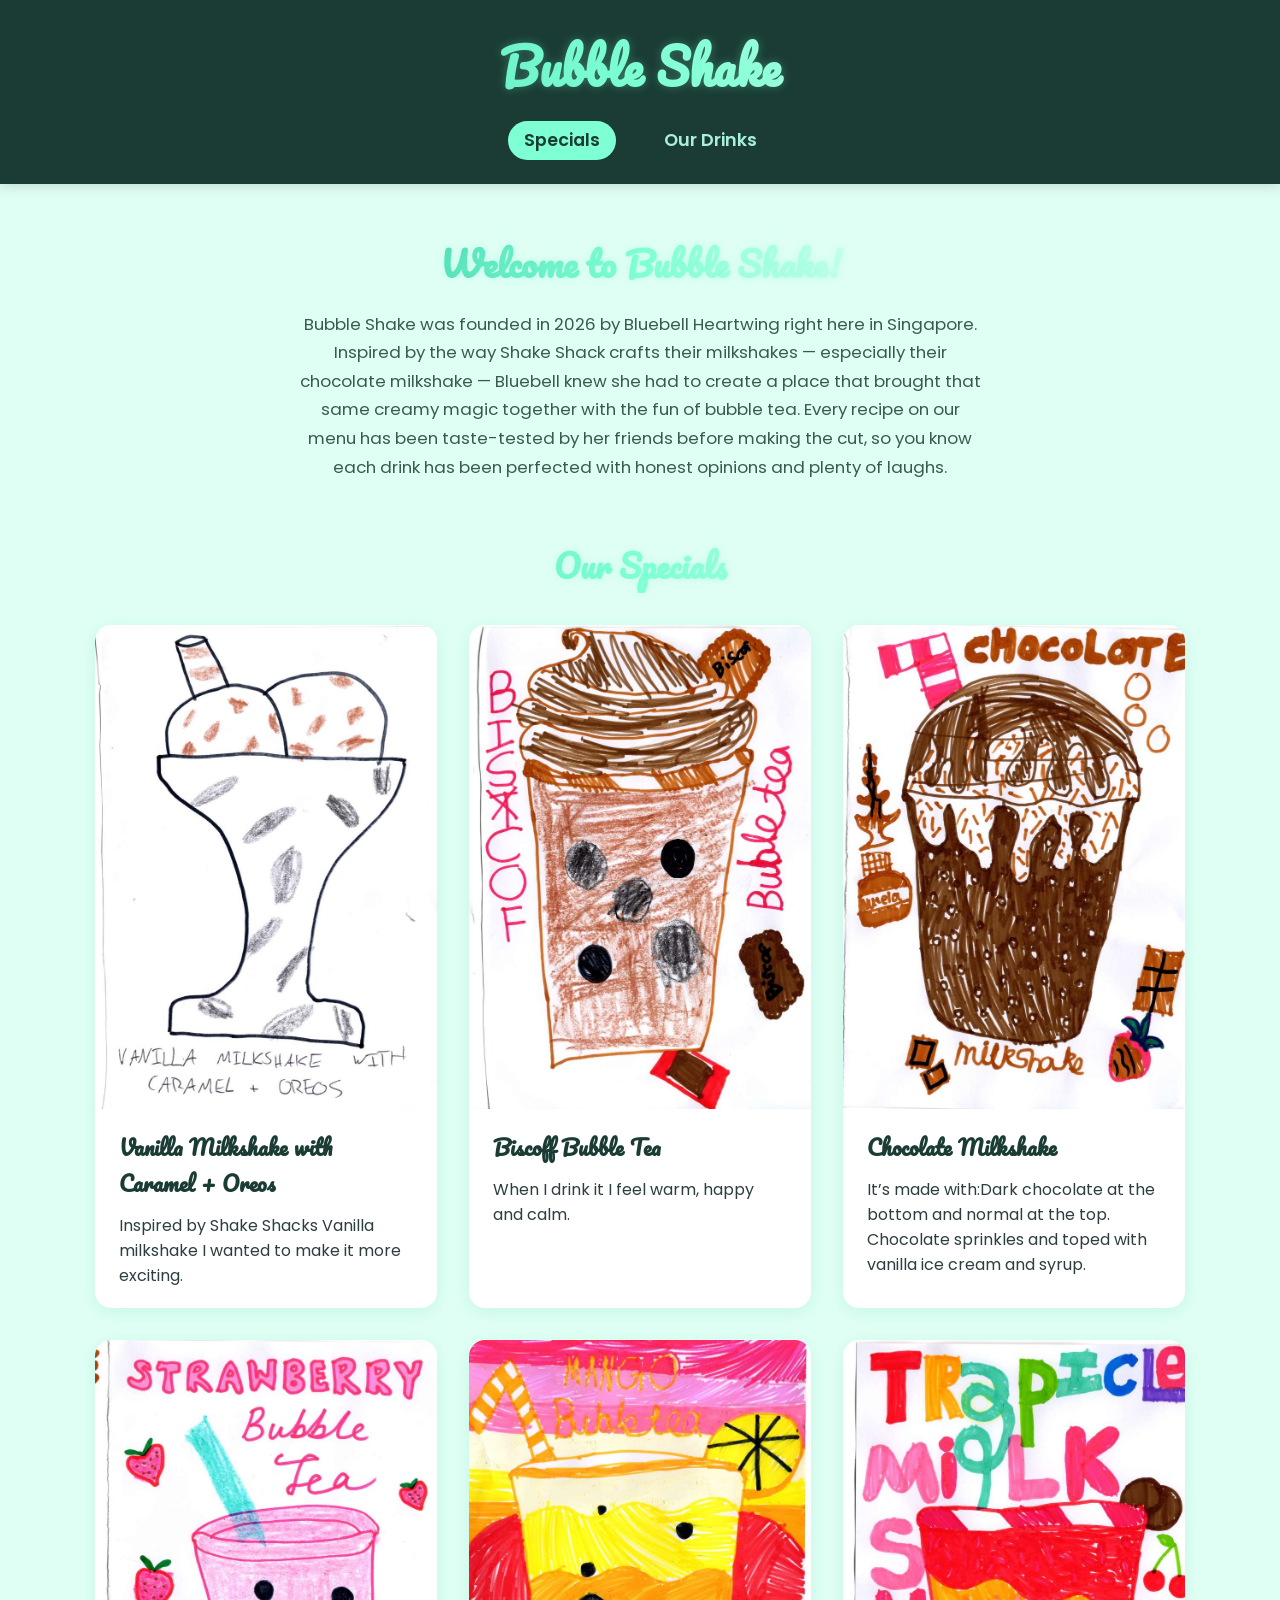
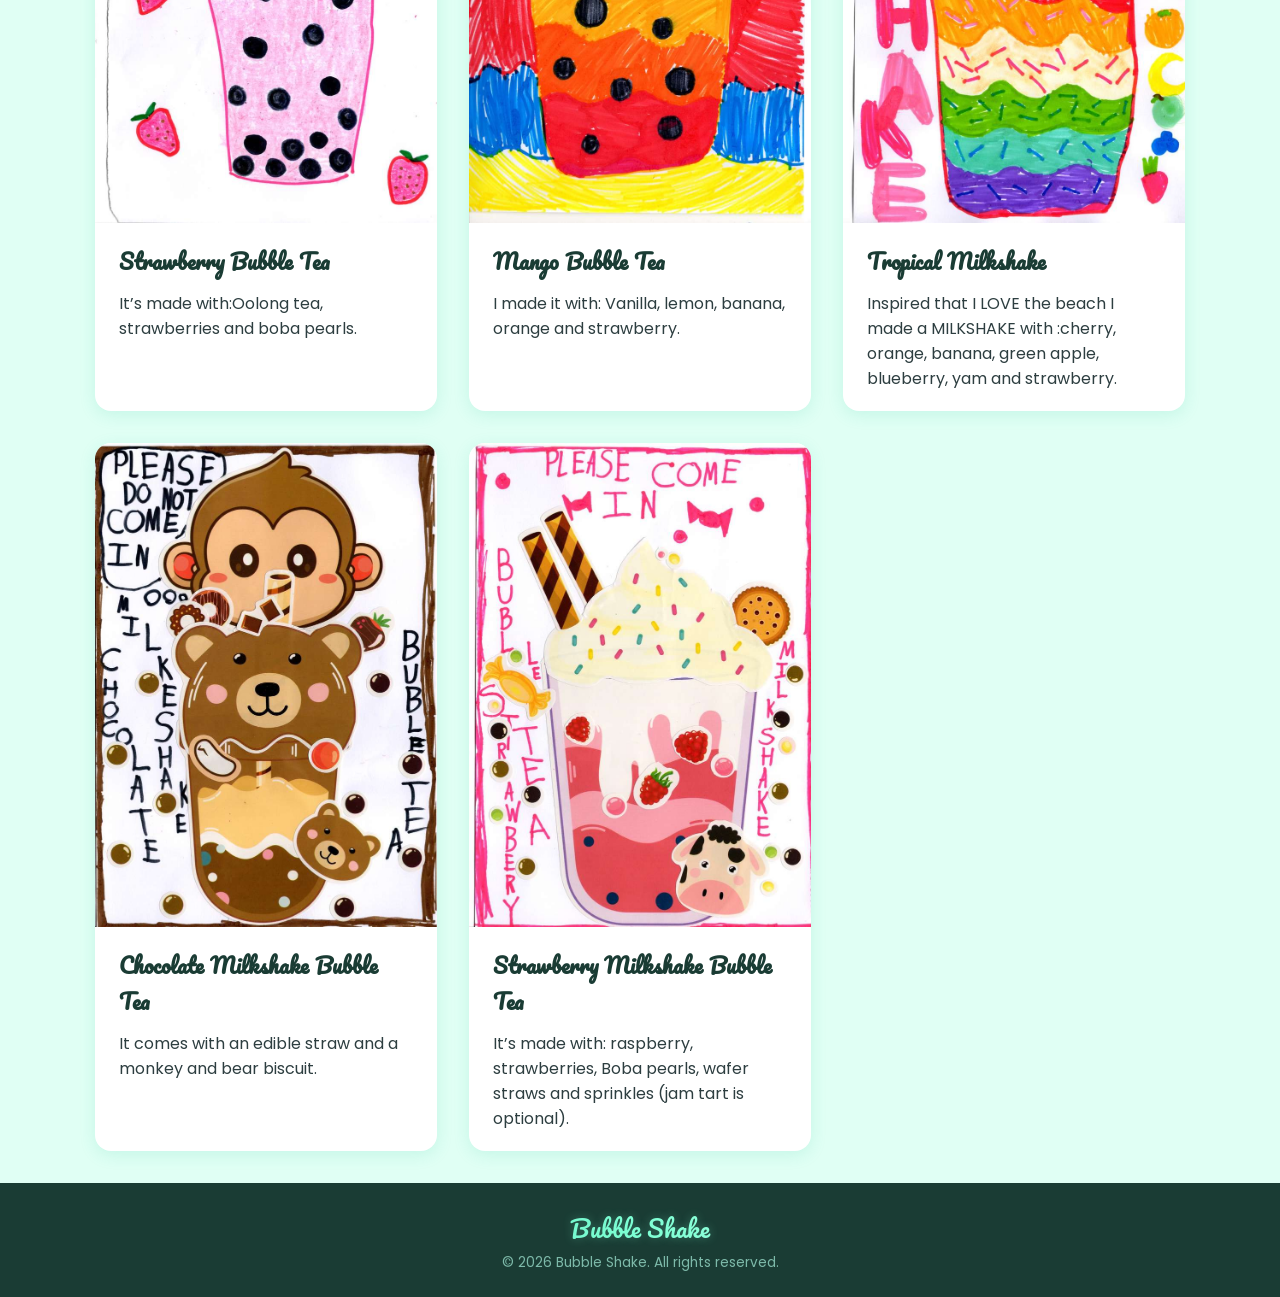
<file: index.html>
<!DOCTYPE html>
<html lang="en">
<head>
    <meta charset="UTF-8">
    <meta name="viewport" content="width=device-width, initial-scale=1.0">
    <title>Bubble Shake - Specials</title>
    <link rel="stylesheet" href="styles.css">
    <link href="https://fonts.googleapis.com/css2?family=Pacifico&family=Poppins:wght@300;400;600&display=swap" rel="stylesheet">
</head>
<body>
    <header>
        <h1 class="glitter">Bubble Shake</h1>
        <nav>
            <a href="index.html" class="active">Specials</a>
            <a href="drinks.html">Our Drinks</a>
        </nav>
    </header>

    <section class="intro">
        <h2 class="glitter">Welcome to Bubble Shake!</h2>
        <p>Bubble Shake was founded in 2026 by Bluebell Heartwing right here in Singapore. Inspired by the way Shake Shack crafts their milkshakes — especially their chocolate milkshake — Bluebell knew she had to create a place that brought that same creamy magic together with the fun of bubble tea. Every recipe on our menu has been taste-tested by her friends before making the cut, so you know each drink has been perfected with honest opinions and plenty of laughs.</p>
    </section>

    <section class="specials-grid">
        <h2 class="glitter">Our Specials</h2>
        <div class="menu-grid">

            <div class="menu-card">
                <img src="images/vanilla-milkshake-caramel-oreos.jpg" alt="Vanilla Milkshake with Caramel and Oreos" class="special-img">
                <div class="card-info">
                    <h3>Vanilla Milkshake with Caramel + Oreos</h3>
                    <p>Inspired by Shake Shacks Vanilla milkshake I wanted to make it more exciting.</p>
                </div>
            </div>

            <div class="menu-card">
                <img src="images/biscoff-bubble-tea.jpg" alt="Biscoff Bubble Tea" class="special-img">
                <div class="card-info">
                    <h3>Biscoff Bubble Tea</h3>
                    <p>When I drink it I feel warm, happy and calm.</p>
                </div>
            </div>

            <div class="menu-card">
                <img src="images/chocolate-milkshake.jpg" alt="Chocolate Milkshake" class="special-img">
                <div class="card-info">
                    <h3>Chocolate Milkshake</h3>
                    <p>It’s made with:Dark chocolate at the bottom and normal at the top. Chocolate sprinkles and toped with vanilla ice cream and syrup.</p>
                </div>
            </div>

            <div class="menu-card">
                <img src="images/strawberry-bubble-tea.jpg" alt="Strawberry Bubble Tea" class="special-img">
                <div class="card-info">
                    <h3>Strawberry Bubble Tea</h3>
                    <p>It’s made with:Oolong tea, strawberries and boba pearls.</p>
                </div>
            </div>

            <div class="menu-card">
                <img src="images/mango-bubble-tea.jpg" alt="Mango Bubble Tea" class="special-img">
                <div class="card-info">
                    <h3>Mango Bubble Tea</h3>
                    <p>I made it with: Vanilla, lemon, banana, orange and strawberry.</p>
                </div>
            </div>

            <div class="menu-card">
                <img src="images/tropical-milkshake.jpg" alt="Tropical Milkshake" class="special-img">
                <div class="card-info">
                    <h3>Tropical Milkshake</h3>
                    <p>Inspired that I LOVE the beach I made a MILKSHAKE with :cherry, orange, banana, green apple, blueberry, yam and strawberry.</p>
                </div>
            </div>

            <div class="menu-card">
                <img src="images/chocolate-milkshake-bears.jpg" alt="Chocolate Milkshake" class="special-img">
                <div class="card-info">
                    <h3>Chocolate Milkshake Bubble Tea</h3>
                    <p>It comes with an edible straw and a monkey and bear biscuit.</p>
                </div>
            </div>

            <div class="menu-card">
                <img src="images/strawberry-milkshake-bears.jpg" alt="Strawberry Milkshake" class="special-img">
                <div class="card-info">
                    <h3>Strawberry Milkshake Bubble Tea</h3>
                    <p>It’s made with: raspberry, strawberries, Boba pearls, wafer straws and sprinkles (jam tart is optional).</p>
                </div>
            </div>

        </div>
    </section>

    <footer>
        <p class="glitter">Bubble Shake</p>
        <p>&copy; 2026 Bubble Shake. All rights reserved.</p>
    </footer>
</body>
</html>
</file>
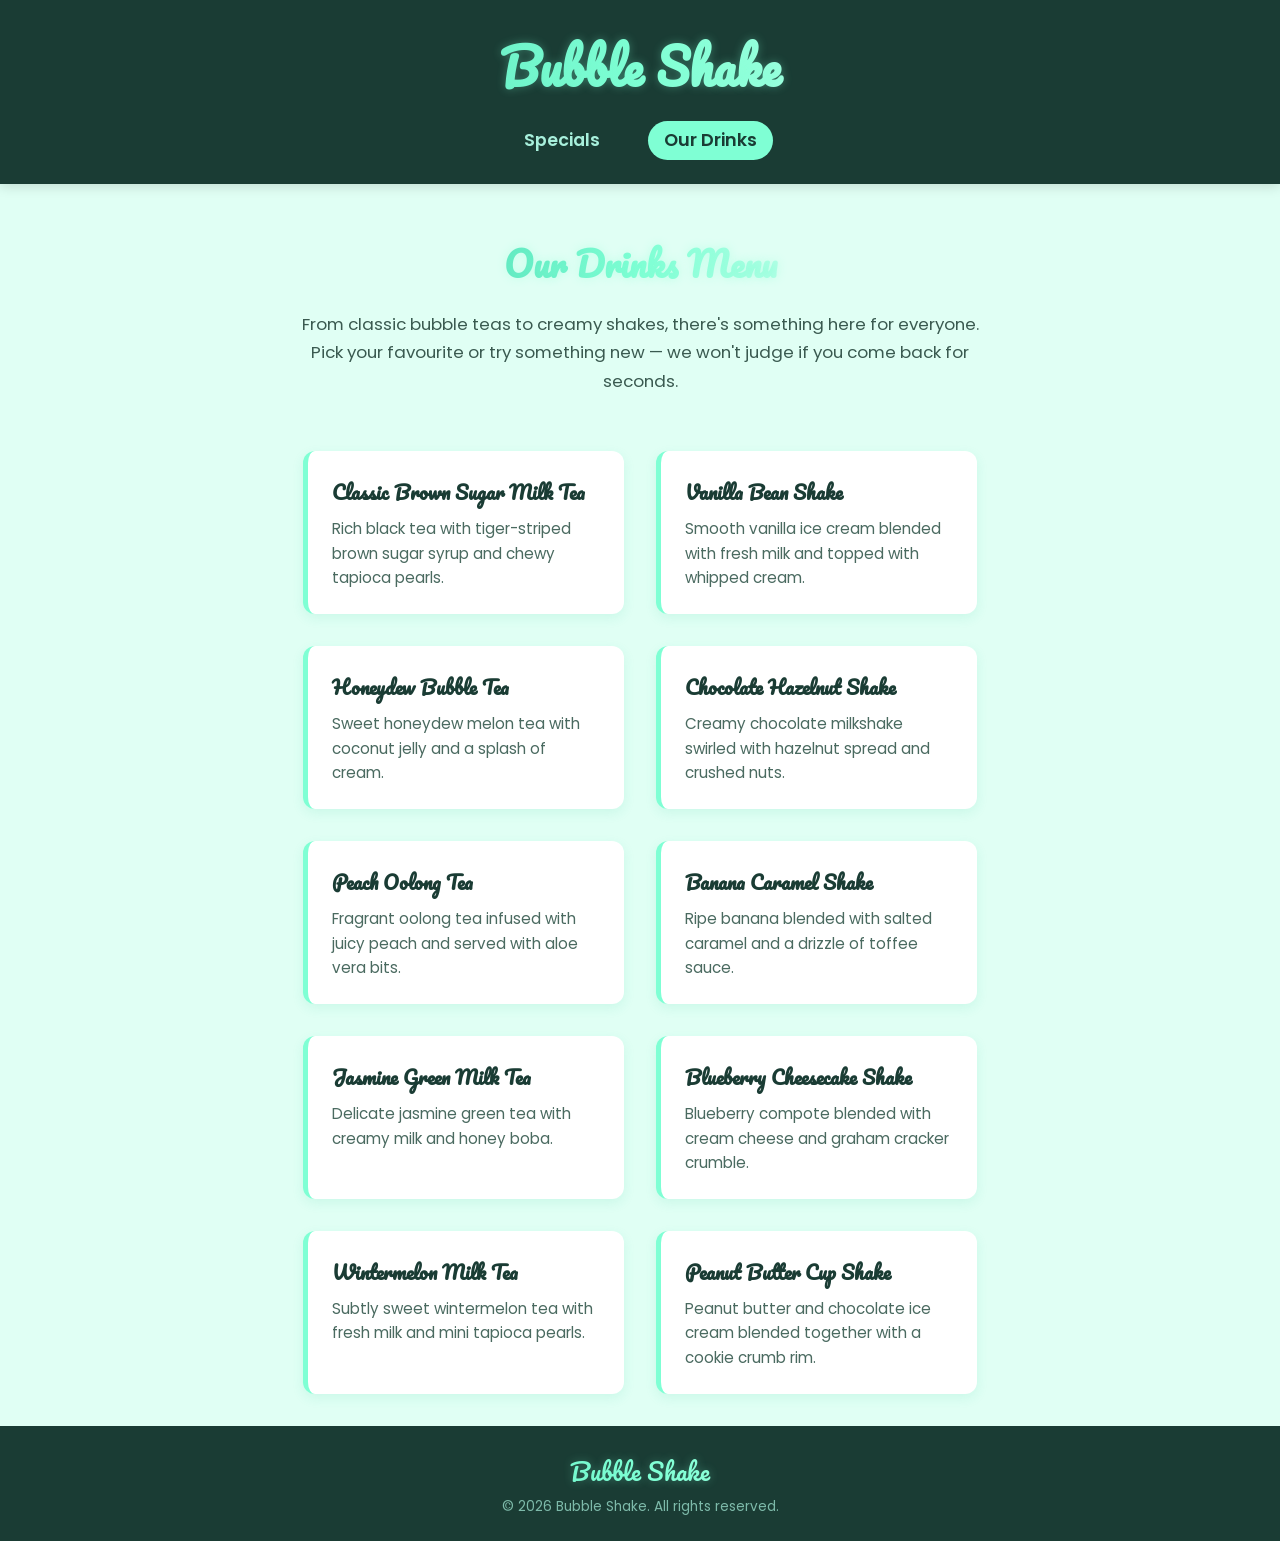
<file: drinks.html>
<!DOCTYPE html>
<html lang="en">
<head>
    <meta charset="UTF-8">
    <meta name="viewport" content="width=device-width, initial-scale=1.0">
    <title>Bubble Shake - Our Drinks</title>
    <link rel="stylesheet" href="styles.css">
    <link href="https://fonts.googleapis.com/css2?family=Pacifico&family=Poppins:wght@300;400;600&display=swap" rel="stylesheet">
</head>
<body>
    <header>
        <h1 class="glitter">Bubble Shake</h1>
        <nav>
            <a href="index.html">Specials</a>
            <a href="drinks.html" class="active">Our Drinks</a>
        </nav>
    </header>

    <section class="intro">
        <h2 class="glitter">Our Drinks Menu</h2>
        <p>From classic bubble teas to creamy shakes, there's something here for everyone. Pick your favourite or try something new — we won't judge if you come back for seconds.</p>
    </section>

    <section class="drinks-grid">
        <div class="menu-grid drinks-list">

            <div class="drink-card">
                <h3>Classic Brown Sugar Milk Tea</h3>
                <p class="drink-desc">Rich black tea with tiger-striped brown sugar syrup and chewy tapioca pearls.</p>
            </div>

            <div class="drink-card">
                <h3>Vanilla Bean Shake</h3>
                <p class="drink-desc">Smooth vanilla ice cream blended with fresh milk and topped with whipped cream.</p>
            </div>

            <div class="drink-card">
                <h3>Honeydew Bubble Tea</h3>
                <p class="drink-desc">Sweet honeydew melon tea with coconut jelly and a splash of cream.</p>
            </div>

            <div class="drink-card">
                <h3>Chocolate Hazelnut Shake</h3>
                <p class="drink-desc">Creamy chocolate milkshake swirled with hazelnut spread and crushed nuts.</p>
            </div>

            <div class="drink-card">
                <h3>Peach Oolong Tea</h3>
                <p class="drink-desc">Fragrant oolong tea infused with juicy peach and served with aloe vera bits.</p>
            </div>

            <div class="drink-card">
                <h3>Banana Caramel Shake</h3>
                <p class="drink-desc">Ripe banana blended with salted caramel and a drizzle of toffee sauce.</p>
            </div>

            <div class="drink-card">
                <h3>Jasmine Green Milk Tea</h3>
                <p class="drink-desc">Delicate jasmine green tea with creamy milk and honey boba.</p>
            </div>

            <div class="drink-card">
                <h3>Blueberry Cheesecake Shake</h3>
                <p class="drink-desc">Blueberry compote blended with cream cheese and graham cracker crumble.</p>
            </div>

            <div class="drink-card">
                <h3>Wintermelon Milk Tea</h3>
                <p class="drink-desc">Subtly sweet wintermelon tea with fresh milk and mini tapioca pearls.</p>
            </div>

            <div class="drink-card">
                <h3>Peanut Butter Cup Shake</h3>
                <p class="drink-desc">Peanut butter and chocolate ice cream blended together with a cookie crumb rim.</p>
            </div>

        </div>
    </section>

    <footer>
        <p class="glitter">Bubble Shake</p>
        <p>&copy; 2026 Bubble Shake. All rights reserved.</p>
    </footer>
</body>
</html>
</file>
<file: styles.css>
/* ===== Base & Reset ===== */
* {
    margin: 0;
    padding: 0;
    box-sizing: border-box;
}

body {
    font-family: 'Poppins', sans-serif;
    background-color: #e0fff4;
    color: #2d3e40;
    min-height: 100vh;
    display: flex;
    flex-direction: column;
}

/* ===== Glitter Text Effect ===== */
.glitter {
    font-family: 'Pacifico', cursive;
    background: linear-gradient(
        90deg,
        #2ec4a0,
        #7fffd4,
        #ffffff,
        #7fffd4,
        #2ec4a0
    );
    background-size: 200% auto;
    -webkit-background-clip: text;
    -webkit-text-fill-color: transparent;
    background-clip: text;
    animation: glitter-shift 3s linear infinite;
    text-shadow: 0 0 10px rgba(127, 255, 212, 0.3);
}

@keyframes glitter-shift {
    0% { background-position: 0% center; }
    100% { background-position: 200% center; }
}

/* ===== Header ===== */
header {
    background-color: #1a3c34;
    padding: 1.5rem 2rem;
    text-align: center;
    box-shadow: 0 2px 12px rgba(0, 0, 0, 0.15);
}

header h1 {
    font-size: 3rem;
    margin-bottom: 0.75rem;
}

nav {
    display: flex;
    justify-content: center;
    gap: 2rem;
}

nav a {
    color: #a8f0dc;
    text-decoration: none;
    font-weight: 600;
    font-size: 1.1rem;
    padding: 0.4rem 1rem;
    border-radius: 20px;
    transition: background-color 0.3s, color 0.3s;
}

nav a:hover,
nav a.active {
    background-color: #7fffd4;
    color: #1a3c34;
}

/* ===== Intro Section ===== */
.intro {
    text-align: center;
    padding: 3rem 2rem 1.5rem;
    max-width: 750px;
    margin: 0 auto;
}

.intro h2 {
    font-size: 2.2rem;
    margin-bottom: 1rem;
}

.intro p {
    font-size: 1.05rem;
    line-height: 1.7;
    color: #3a5a50;
}

/* ===== Menu Grid (Specials) ===== */
.specials-grid,
.drinks-grid {
    padding: 2rem;
    max-width: 1200px;
    margin: 0 auto;
}

.specials-grid h2,
.drinks-grid h2 {
    text-align: center;
    font-size: 2rem;
    margin-bottom: 2rem;
}

.menu-grid {
    display: grid;
    grid-template-columns: repeat(auto-fill, minmax(320px, 1fr));
    gap: 2rem;
}

/* ===== Specials Card ===== */
.menu-card {
    background: #ffffff;
    border-radius: 16px;
    overflow: hidden;
    box-shadow: 0 4px 16px rgba(46, 196, 160, 0.15);
    transition: transform 0.3s, box-shadow 0.3s;
}

.menu-card:hover {
    transform: translateY(-4px);
    box-shadow: 0 8px 24px rgba(46, 196, 160, 0.25);
}

.placeholder-img {
    width: 100%;
    height: 220px;
    background: linear-gradient(135deg, #b2f5ea, #7fffd4, #a8f0dc);
    display: flex;
    align-items: center;
    justify-content: center;
    font-size: 1.2rem;
    font-weight: 600;
    color: #1a3c34;
    letter-spacing: 0.5px;
}

.special-img {
    width: 100%;
    height: auto;
    display: block;
}

.card-info {
    padding: 1.25rem 1.5rem;
}

.card-info h3 {
    font-family: 'Pacifico', cursive;
    font-size: 1.3rem;
    color: #1a3c34;
    margin-bottom: 0.75rem;
}

.card-info .ingredients,
.card-info .inspiration {
    font-size: 0.9rem;
    line-height: 1.6;
    margin-bottom: 0.5rem;
    color: #4a6a60;
}

/* ===== Drinks List Cards ===== */
.drink-card {
    background: #ffffff;
    border-radius: 12px;
    padding: 1.5rem;
    box-shadow: 0 4px 12px rgba(46, 196, 160, 0.12);
    border-left: 5px solid #7fffd4;
    transition: transform 0.3s, box-shadow 0.3s;
}

.drink-card:hover {
    transform: translateY(-3px);
    box-shadow: 0 6px 20px rgba(46, 196, 160, 0.2);
}

.drink-card h3 {
    font-family: 'Pacifico', cursive;
    font-size: 1.2rem;
    color: #1a3c34;
    margin-bottom: 0.5rem;
}

.drink-card .drink-desc {
    font-size: 0.95rem;
    line-height: 1.6;
    color: #4a6a60;
}

/* ===== Footer ===== */
footer {
    margin-top: auto;
    background-color: #1a3c34;
    text-align: center;
    padding: 1.5rem;
    color: #a8f0dc;
}

footer p:first-child {
    font-size: 1.5rem;
    margin-bottom: 0.3rem;
}

footer p:last-child {
    font-size: 0.85rem;
    opacity: 0.7;
}

/* ===== Responsive ===== */
@media (max-width: 768px) {
    header h1 {
        font-size: 2.2rem;
    }

    .menu-grid {
        grid-template-columns: 1fr;
    }

    .intro {
        padding: 2rem 1.5rem 1rem;
    }
}
</file>
